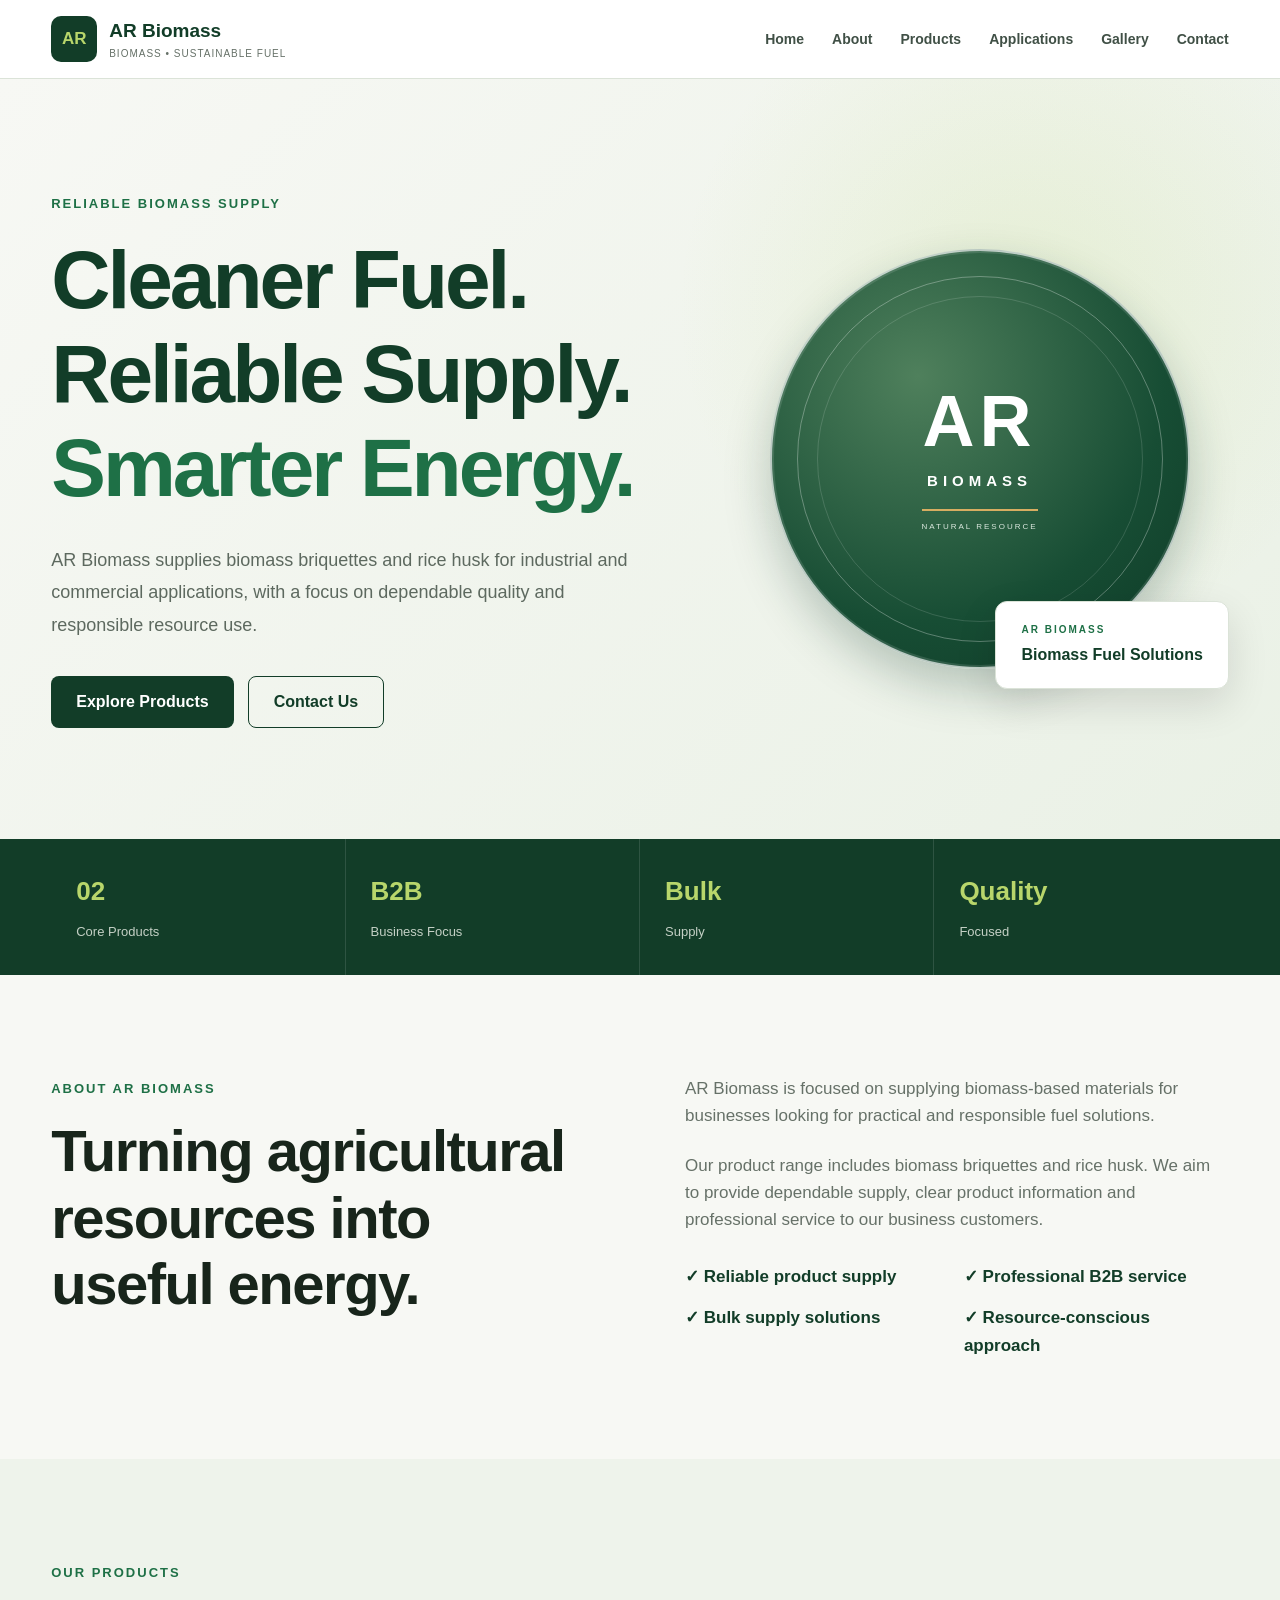
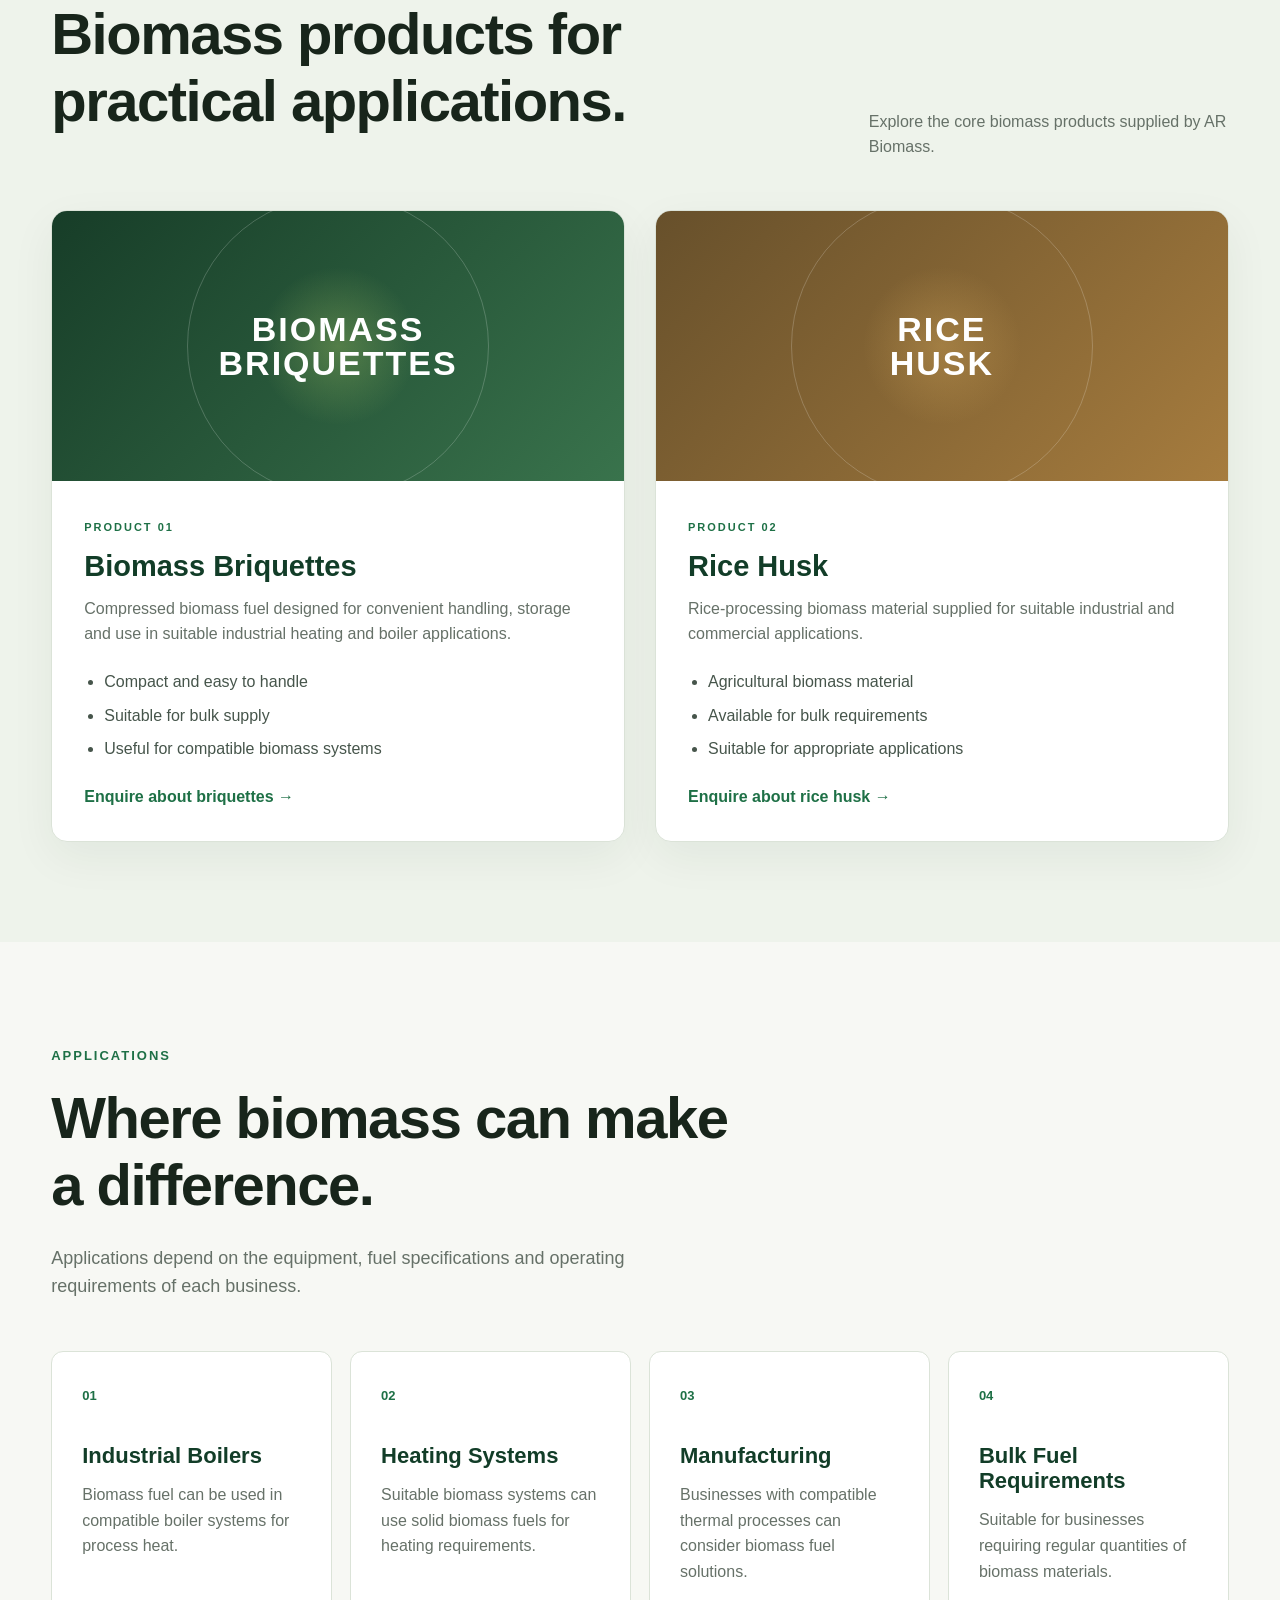
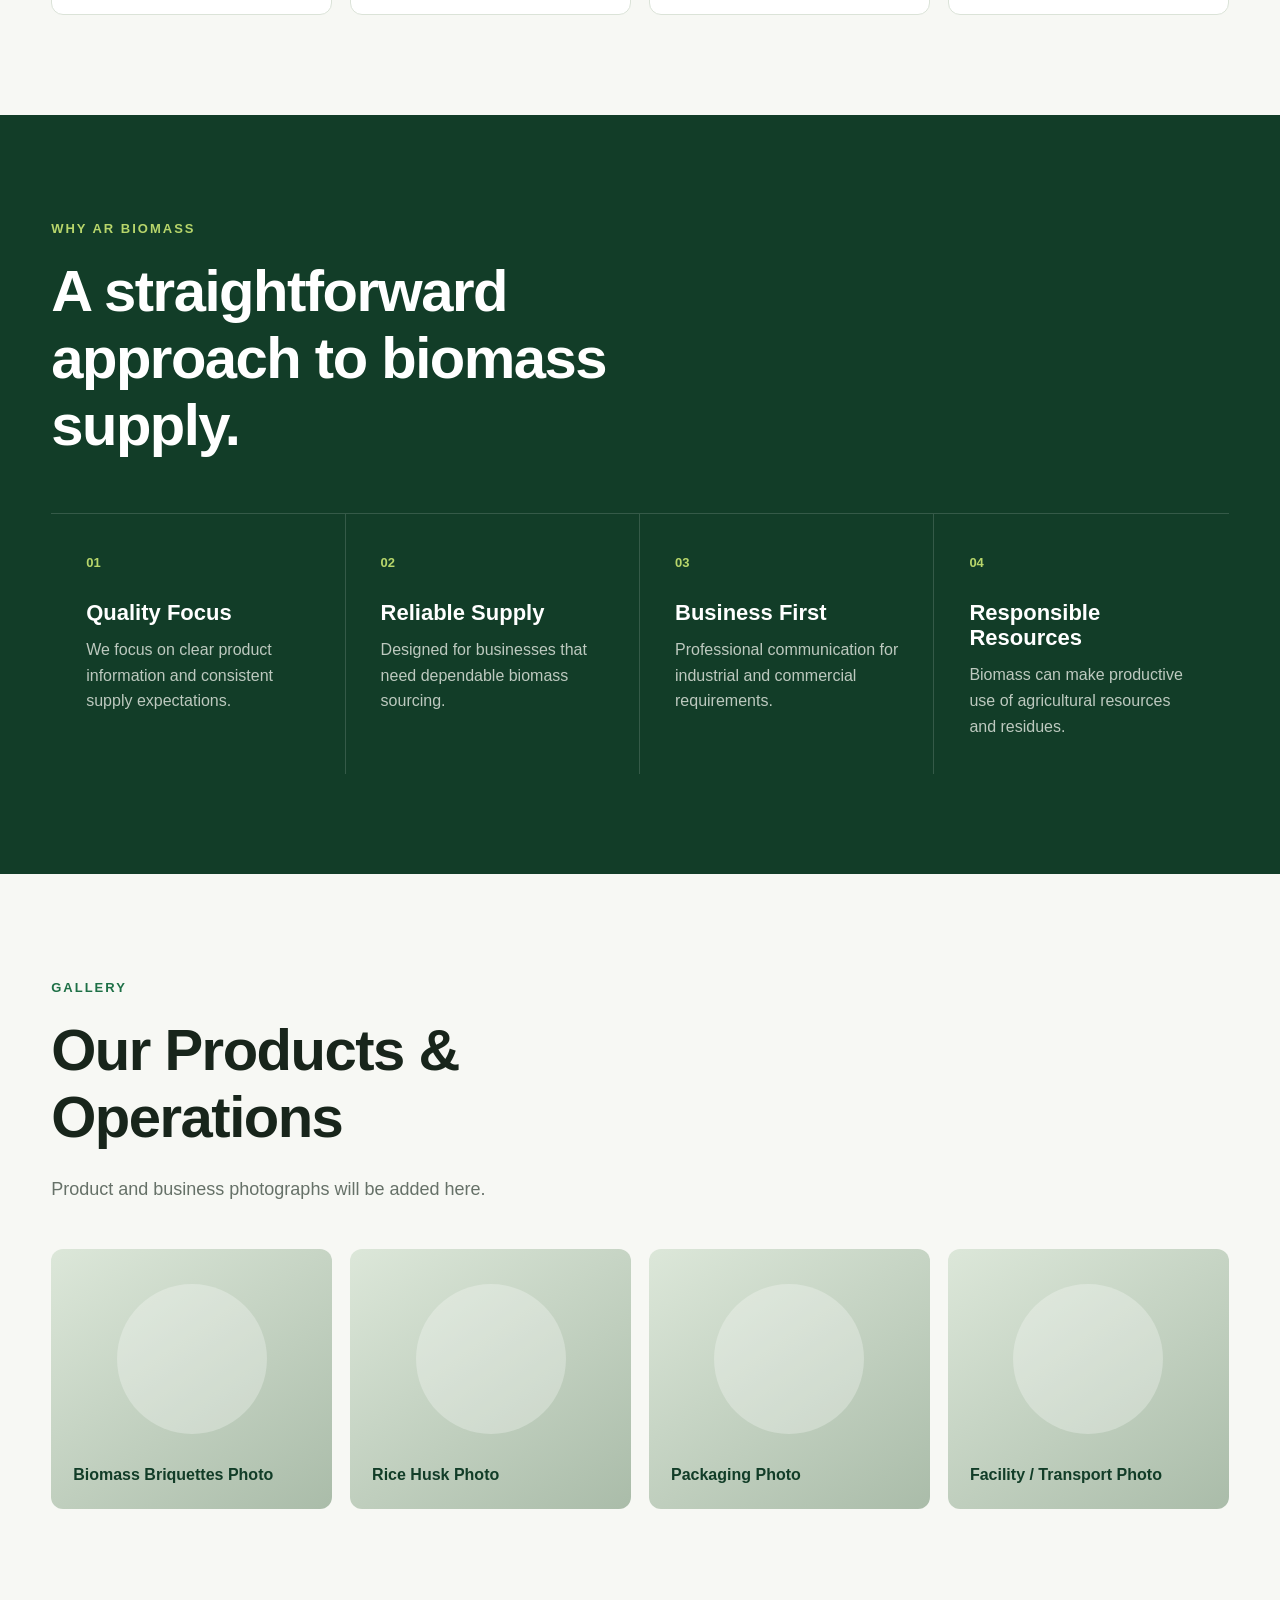
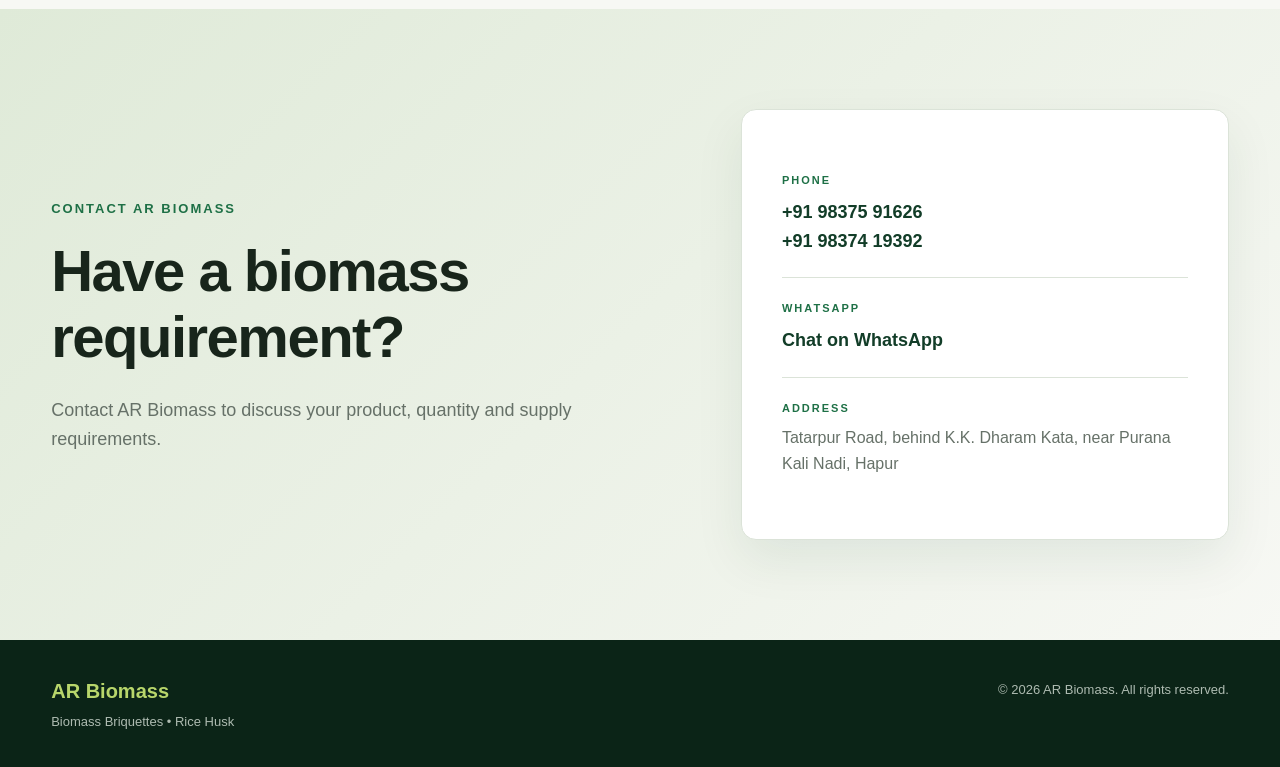
<file: index.html>
<!DOCTYPE html>
<html lang="en">
<head>
    <meta charset="UTF-8">
    <meta name="viewport" content="width=device-width, initial-scale=1.0">

    <title>AR Biomass | Biomass Briquettes & Rice Husk</title>

    <meta name="description"
          content="AR Biomass supplies biomass briquettes and rice husk for industrial and commercial applications.">

    <link rel="stylesheet" href="styles.css">

    <style>
        /* ONLY FOR THE CIRCULAR AR BIOMASS LOGO */

        .ar-biomass-logo {
            background:
                radial-gradient(circle at 35% 30%, #4f805c, #174d34 62%, #0e3926);
            border: 2px solid rgba(255,255,255,.7);
            box-shadow:
                0 20px 45px rgba(18,60,42,.25),
                inset 0 0 0 2px rgba(255,255,255,.12);
            display: flex;
            align-items: center;
            justify-content: center;
            position: relative;
        }

        .ar-biomass-logo::before {
            content: "";
            position: absolute;
            inset: 25px;
            border: 1px solid rgba(255,255,255,.3);
            border-radius: 50%;
        }

        .ar-biomass-logo::after {
            content: "";
            position: absolute;
            inset: 45px;
            border: 1px solid rgba(255,255,255,.14);
            border-radius: 50%;
        }

        .ar-logo-text {
            position: relative;
            z-index: 2;
            text-align: center;
            color: white;
            display: flex;
            flex-direction: column;
            align-items: center;
        }

        .ar-logo-text strong {
            font-size: 72px;
            line-height: 1;
            letter-spacing: 5px;
            font-weight: 900;
        }

        .ar-logo-text span {
            margin-top: 12px;
            font-size: 15px;
            font-weight: 800;
            letter-spacing: 5px;
            color: #ffffff;
        }

        .ar-logo-text small {
            margin-top: 16px;
            padding-top: 10px;
            border-top: 2px solid #d7ad61;
            font-size: 8px;
            letter-spacing: 2px;
            color: #dce9df;
        }
    </style>
</head>

<body>

<!-- ================= HEADER ================= -->

<header class="site-header">

    <div class="container nav">

        <a href="#home" class="logo">
            <div class="logo-box">AR</div>

            <div class="logo-text">
                <strong>AR Biomass</strong>
                <span>Biomass • Sustainable Fuel</span>
            </div>
        </a>

        <nav class="navigation">
            <a href="#home">Home</a>
            <a href="#about">About</a>
            <a href="#products">Products</a>
            <a href="#applications">Applications</a>
            <a href="#gallery">Gallery</a>
            <a href="#contact">Contact</a>
        </nav>

    </div>

</header>


<!-- ================= HERO ================= -->

<section id="home" class="hero">

    <div class="container hero-content">

        <div class="hero-text">

            <p class="eyebrow">
                RELIABLE BIOMASS SUPPLY
            </p>

            <h1>
                Cleaner Fuel.<br>
                Reliable Supply.<br>
                <span>Smarter Energy.</span>
            </h1>

            <p class="hero-description">
                AR Biomass supplies biomass briquettes and rice husk
                for industrial and commercial applications, with a
                focus on dependable quality and responsible resource use.
            </p>

            <div class="hero-buttons">

                <a href="#products" class="button primary-button">
                    Explore Products
                </a>

                <a href="#contact" class="button secondary-button">
                    Contact Us
                </a>

            </div>

        </div>


        <!-- AR BIOMASS CIRCULAR LOGO -->

        <div class="hero-visual">

            <div class="visual-circle ar-biomass-logo">

                <div class="ar-logo-text">
                    <strong>AR</strong>
                    <span>BIOMASS</span>
                    <small>NATURAL RESOURCE</small>
                </div>

            </div>

            <div class="visual-label">
                <small>AR BIOMASS</small>
                <strong>Biomass Fuel Solutions</strong>
            </div>

        </div>

    </div>

</section>


<!-- ================= QUICK STATS ================= -->

<section class="stats">

    <div class="container stats-grid">

        <div class="stat">
            <strong>02</strong>
            <span>Core Products</span>
        </div>

        <div class="stat">
            <strong>B2B</strong>
            <span>Business Focus</span>
        </div>

        <div class="stat">
            <strong>Bulk</strong>
            <span>Supply</span>
        </div>

        <div class="stat">
            <strong>Quality</strong>
            <span>Focused</span>
        </div>

    </div>

</section>


<!-- ================= ABOUT ================= -->

<section id="about" class="section">

    <div class="container two-column">

        <div>

            <p class="eyebrow">
                ABOUT AR BIOMASS
            </p>

            <h2>
                Turning agricultural resources
                into useful energy.
            </h2>

        </div>


        <div class="about-text">

            <p>
                AR Biomass is focused on supplying biomass-based
                materials for businesses looking for practical and
                responsible fuel solutions.
            </p>

            <p>
                Our product range includes biomass briquettes and rice husk.
                We aim to provide dependable supply, clear product
                information and professional service to our business
                customers.
            </p>

            <div class="check-list">

                <div>✓ Reliable product supply</div>
                <div>✓ Professional B2B service</div>
                <div>✓ Bulk supply solutions</div>
                <div>✓ Resource-conscious approach</div>

            </div>

        </div>

    </div>

</section>


<!-- ================= PRODUCTS ================= -->

<section id="products" class="section light-section">

    <div class="container">

        <div class="section-heading">

            <div>

                <p class="eyebrow">
                    OUR PRODUCTS
                </p>

                <h2>
                    Biomass products for
                    practical applications.
                </h2>

            </div>

            <p>
                Explore the core biomass products supplied by
                AR Biomass.
            </p>

        </div>


        <div class="product-grid">


            <!-- BIOMASS BRIQUETTES -->

            <article class="product-card">

                <div class="product-image pellets-image">

                    <div>
                        BIOMASS<br>
                        BRIQUETTES
                    </div>

                </div>


                <div class="product-content">

                    <span class="product-number">
                        PRODUCT 01
                    </span>

                    <h3>
                        Biomass Briquettes
                    </h3>

                    <p>
                        Compressed biomass fuel designed for
                        convenient handling, storage and use in
                        suitable industrial heating and boiler
                        applications.
                    </p>

                    <ul>

                        <li>
                            Compact and easy to handle
                        </li>

                        <li>
                            Suitable for bulk supply
                        </li>

                        <li>
                            Useful for compatible biomass systems
                        </li>

                    </ul>


                    <!-- WHATSAPP BRIQUETTES -->

                    <a
                        href="https://wa.me/919837591626?text=Hello%20AR%20Biomass%2C%20I%20want%20to%20inquire%20about%20Biomass%20Briquettes.%20Please%20share%20the%20details%20and%20rates."
                        class="product-link"
                        target="_blank"
                        rel="noopener"
                    >
                        Enquire about briquettes →
                    </a>

                </div>

            </article>



            <!-- RICE HUSK -->

            <article class="product-card">

                <div class="product-image husk-image">

                    <div>
                        RICE<br>
                        HUSK
                    </div>

                </div>


                <div class="product-content">

                    <span class="product-number">
                        PRODUCT 02
                    </span>

                    <h3>
                        Rice Husk
                    </h3>

                    <p>
                        Rice-processing biomass material supplied
                        for suitable industrial and commercial
                        applications.
                    </p>

                    <ul>

                        <li>
                            Agricultural biomass material
                        </li>

                        <li>
                            Available for bulk requirements
                        </li>

                        <li>
                            Suitable for appropriate applications
                        </li>

                    </ul>


                    <!-- WHATSAPP RICE HUSK -->

                    <a
                        href="https://wa.me/919837591626?text=Hello%20AR%20Biomass%2C%20I%20want%20to%20inquire%20about%20Rice%20Husk.%20Please%20share%20the%20details%20and%20rates."
                        class="product-link"
                        target="_blank"
                        rel="noopener"
                    >
                        Enquire about rice husk →
                    </a>

                </div>

            </article>

        </div>

    </div>

</section>


<!-- ================= APPLICATIONS ================= -->

<section id="applications" class="section">

    <div class="container">

        <p class="eyebrow">
            APPLICATIONS
        </p>

        <h2>
            Where biomass can make a difference.
        </h2>

        <p class="section-intro">
            Applications depend on the equipment, fuel
            specifications and operating requirements of each business.
        </p>


        <div class="application-grid">


            <div class="application-card">

                <span>01</span>

                <h3>
                    Industrial Boilers
                </h3>

                <p>
                    Biomass fuel can be used in compatible
                    boiler systems for process heat.
                </p>

            </div>


            <div class="application-card">

                <span>02</span>

                <h3>
                    Heating Systems
                </h3>

                <p>
                    Suitable biomass systems can use solid
                    biomass fuels for heating requirements.
                </p>

            </div>


            <div class="application-card">

                <span>03</span>

                <h3>
                    Manufacturing
                </h3>

                <p>
                    Businesses with compatible thermal
                    processes can consider biomass fuel solutions.
                </p>

            </div>


            <div class="application-card">

                <span>04</span>

                <h3>
                    Bulk Fuel Requirements
                </h3>

                <p>
                    Suitable for businesses requiring
                    regular quantities of biomass materials.
                </p>

            </div>

        </div>

    </div>

</section>


<!-- ================= WHY CHOOSE US ================= -->

<section class="section dark-section">

    <div class="container">

        <p class="eyebrow">
            WHY AR BIOMASS
        </p>

        <h2>
            A straightforward approach
            to biomass supply.
        </h2>


        <div class="why-grid">


            <div>

                <strong>01</strong>

                <h3>
                    Quality Focus
                </h3>

                <p>
                    We focus on clear product information
                    and consistent supply expectations.
                </p>

            </div>


            <div>

                <strong>02</strong>

                <h3>
                    Reliable Supply
                </h3>

                <p>
                    Designed for businesses that need
                    dependable biomass sourcing.
                </p>

            </div>


            <div>

                <strong>03</strong>

                <h3>
                    Business First
                </h3>

                <p>
                    Professional communication for
                    industrial and commercial requirements.
                </p>

            </div>


            <div>

                <strong>04</strong>

                <h3>
                    Responsible Resources
                </h3>

                <p>
                    Biomass can make productive use of
                    agricultural resources and residues.
                </p>

            </div>

        </div>

    </div>

</section>


<!-- ================= GALLERY ================= -->

<section id="gallery" class="section">

    <div class="container">

        <p class="eyebrow">
            GALLERY
        </p>

        <h2>
            Our Products & Operations
        </h2>

        <p class="section-intro">
            Product and business photographs will be added here.
        </p>


        <div class="gallery-grid">

            <div class="gallery-placeholder">
                Biomass Briquettes Photo
            </div>

            <div class="gallery-placeholder">
                Rice Husk Photo
            </div>

            <div class="gallery-placeholder">
                Packaging Photo
            </div>

            <div class="gallery-placeholder">
                Facility / Transport Photo
            </div>

        </div>

    </div>

</section>


<!-- ================= CONTACT ================= -->

<section id="contact" class="contact-section">

    <div class="container contact-grid">

        <div>

            <p class="eyebrow">
                CONTACT AR BIOMASS
            </p>

            <h2>
                Have a biomass requirement?
            </h2>

            <p>
                Contact AR Biomass to discuss your product,
                quantity and supply requirements.
            </p>

        </div>


        <div class="contact-card">


            <!-- PHONE -->

            <div class="contact-item">

                <span>
                    PHONE
                </span>

                <a href="tel:+919837591626">
                    +91 98375 91626
                </a>

                <br>

                <a href="tel:+919837419392">
                    +91 98374 19392
                </a>

            </div>


            <!-- WHATSAPP -->

            <div class="contact-item">

                <span>
                    WHATSAPP
                </span>

                <a
                    href="https://wa.me/919837591626"
                    target="_blank"
                    rel="noopener"
                >
                    Chat on WhatsApp
                </a>

            </div>


            <!-- ADDRESS -->

            <div class="contact-item">

                <span>
                    ADDRESS
                </span>

                <p>
                    Tatarpur Road, behind K.K. Dharam Kata,
                    near Purana Kali Nadi, Hapur
                </p>

            </div>

        </div>

    </div>

</section>


<!-- ================= FOOTER ================= -->

<footer>

    <div class="container footer-content">

        <div>

            <strong>
                AR Biomass
            </strong>

            <p>
                Biomass Briquettes • Rice Husk
            </p>

        </div>


        <div>

            <p>
                © 2026 AR Biomass.
                All rights reserved.
            </p>

        </div>

    </div>

</footer>


</body>
</html>
</file>
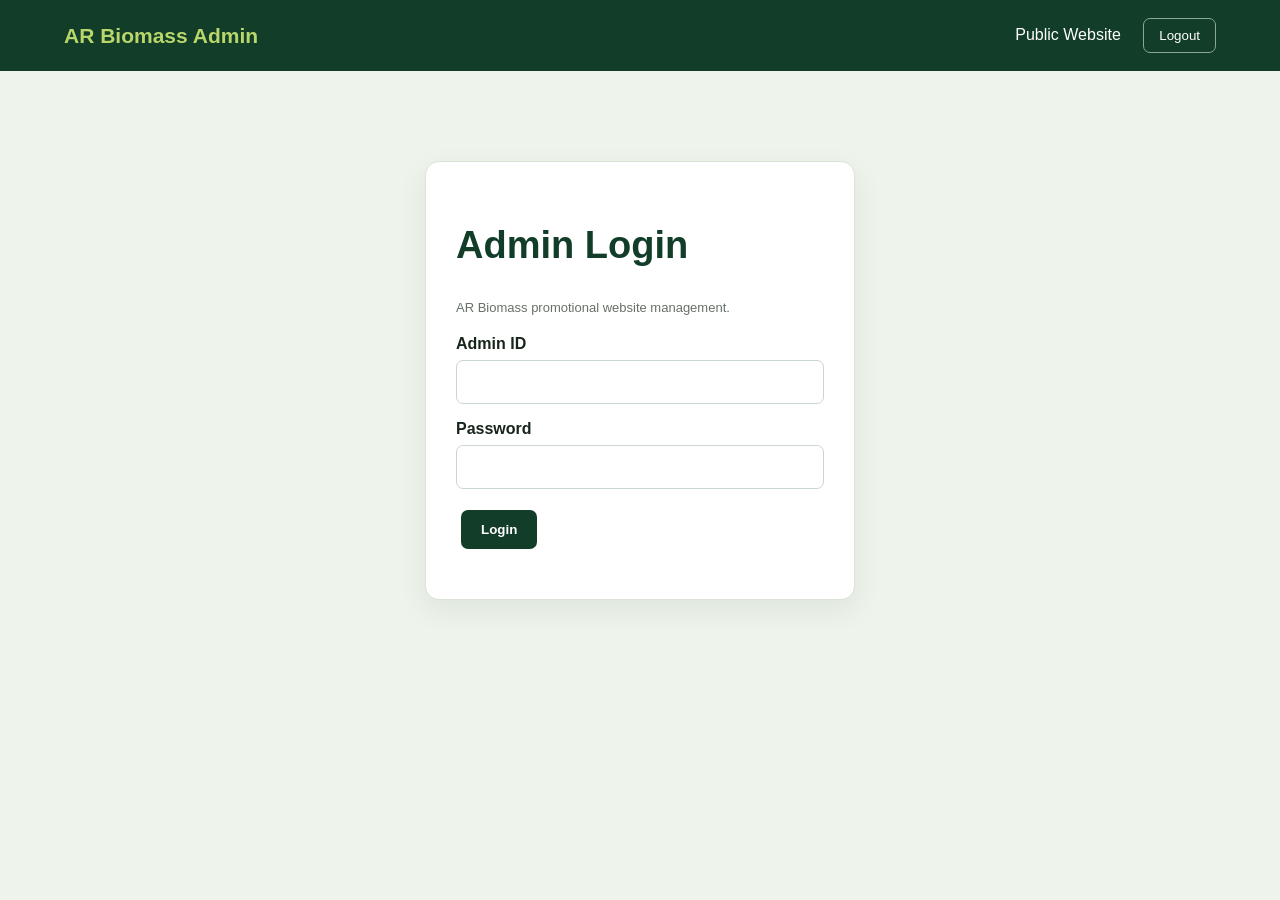
<file: admin.html>
<!DOCTYPE html>
<html lang="en">
<head>
    <meta charset="UTF-8">
    <meta name="viewport" content="width=device-width, initial-scale=1.0">

    <title>AR Biomass Admin</title>

    <style>
        * {
            box-sizing: border-box;
        }

        body {
            margin: 0;
            font-family: Arial, Helvetica, sans-serif;
            background: #eef3eb;
            color: #18251b;
        }

        .topbar {
            background: #123d28;
            color: white;
            padding: 18px 5%;
            display: flex;
            justify-content: space-between;
            align-items: center;
        }

        .topbar strong {
            color: #b8d66b;
            font-size: 21px;
        }

        .topbar a {
            color: white;
            text-decoration: none;
            margin-right: 18px;
        }

        .topbar button {
            background: transparent;
            border: 1px solid #8ca794;
            color: white;
            padding: 9px 15px;
            border-radius: 7px;
            cursor: pointer;
        }

        .container {
            width: min(1100px, 92%);
            margin: 35px auto;
        }

        .panel {
            background: white;
            padding: 30px;
            margin-bottom: 22px;
            border-radius: 14px;
            border: 1px solid #dbe3d8;
            box-shadow: 0 10px 30px rgba(18, 61, 40, 0.07);
        }

        h1,
        h2 {
            color: #123d28;
        }

        h1 {
            font-size: 38px;
        }

        h2 {
            margin-top: 0;
        }

        .login {
            max-width: 430px;
            margin: 90px auto;
        }

        .field {
            margin: 16px 0;
        }

        .field label {
            display: block;
            margin-bottom: 7px;
            font-weight: bold;
        }

        .field input,
        .field textarea {
            width: 100%;
            padding: 12px;
            border: 1px solid #cbd7cc;
            border-radius: 7px;
            font: inherit;
        }

        .field textarea {
            min-height: 100px;
            resize: vertical;
        }

        .grid {
            display: grid;
            grid-template-columns: 1fr 1fr;
            gap: 20px;
        }

        .button {
            border: none;
            border-radius: 7px;
            padding: 12px 20px;
            background: #123d28;
            color: white;
            font-weight: bold;
            cursor: pointer;
            margin: 5px;
        }

        .button.green {
            background: #4d9a62;
        }

        .button.red {
            background: #a33b32;
        }

        .status {
            margin-top: 15px;
            font-weight: bold;
        }

        .warning {
            padding: 15px;
            background: #fff6d8;
            border: 1px solid #ead99a;
            border-radius: 8px;
            color: #604f15;
            line-height: 1.6;
        }

        .hidden {
            display: none;
        }

        .small {
            color: #667168;
            font-size: 13px;
            line-height: 1.6;
        }

        .photo-list {
            margin-top: 20px;
        }

        .photo-item {
            display: flex;
            align-items: center;
            gap: 15px;
            padding: 15px 0;
            border-top: 1px solid #dbe3d8;
        }

        .photo-item img {
            width: 100px;
            height: 70px;
            object-fit: cover;
            border-radius: 7px;
            background: #e9eee4;
        }

        .photo-info {
            flex: 1;
        }

        @media (max-width: 700px) {

            .grid {
                grid-template-columns: 1fr;
            }

            .topbar {
                flex-direction: column;
                gap: 15px;
                align-items: flex-start;
            }

            .panel {
                padding: 20px;
            }

            .photo-item {
                align-items: flex-start;
            }
        }
    </style>
</head>

<body>

<header class="topbar">

    <strong>AR Biomass Admin</strong>

    <div>
        <a href="index.html">Public Website</a>
        <button id="logoutButton">Logout</button>
    </div>

</header>


<main class="container">


    <!-- LOGIN -->

    <section id="loginPanel" class="panel login">

        <h1>Admin Login</h1>

        <p class="small">
            AR Biomass promotional website management.
        </p>

        <div class="field">

            <label>Admin ID</label>

            <input
                id="adminId"
                type="text"
                autocomplete="username"
            >

        </div>


        <div class="field">

            <label>Password</label>

            <input
                id="adminPassword"
                type="password"
                autocomplete="current-password"
            >

        </div>


        <button
            class="button"
            id="loginButton"
        >
            Login
        </button>


        <div
            id="loginMessage"
            class="status"
        ></div>

    </section>



    <!-- DASHBOARD -->

    <section
        id="dashboard"
        class="hidden"
    >

        <h1>AR Biomass Dashboard</h1>


        <div class="warning">

            <strong>Important:</strong>

            This website uses GitHub Pages, which is a
            static hosting service. Therefore this dashboard
            stores management settings in your browser.

            It does not create a secure server-side database
            or permanent cloud photo storage.

        </div>


        <!-- HERO -->

        <div class="panel">

            <h2>Hero Section</h2>

            <div class="grid">

                <div class="field">

                    <label>Hero Eyebrow</label>

                    <input id="heroEyebrow">

                </div>


                <div class="field">

                    <label>Hero Title</label>

                    <input id="heroTitle">

                </div>

            </div>


            <div class="field">

                <label>Hero Description</label>

                <textarea id="heroDescription"></textarea>

            </div>

        </div>



        <!-- ABOUT -->

        <div class="panel">

            <h2>About Section</h2>


            <div class="field">

                <label>About Heading</label>

                <textarea id="aboutHeading"></textarea>

            </div>


            <div class="field">

                <label>About Paragraph 1</label>

                <textarea id="aboutParagraph1"></textarea>

            </div>


            <div class="field">

                <label>About Paragraph 2</label>

                <textarea id="aboutParagraph2"></textarea>

            </div>

        </div>



        <!-- PRODUCTS -->

        <div class="panel">

            <h2>Products</h2>


            <div class="grid">

                <div>

                    <div class="field">

                        <label>Product 1 Name</label>

                        <input id="product1Name">

                    </div>


                    <div class="field">

                        <label>Product 1 Description</label>

                        <textarea id="product1Description"></textarea>

                    </div>

                </div>


                <div>

                    <div class="field">

                        <label>Product 2 Name</label>

                        <input id="product2Name">

                    </div>


                    <div class="field">

                        <label>Product 2 Description</label>

                        <textarea id="product2Description"></textarea>

                    </div>

                </div>

            </div>

        </div>



        <!-- CONTACT -->

        <div class="panel">

            <h2>Contact Information</h2>


            <div class="grid">

                <div class="field">

                    <label>Phone Number 1</label>

                    <input id="phone1">

                </div>


                <div class="field">

                    <label>Phone Number 2</label>

                    <input id="phone2">

                </div>

            </div>


            <div class="field">

                <label>WhatsApp Number</label>

                <input id="whatsapp">

            </div>


            <div class="field">

                <label>Business Address</label>

                <textarea id="address"></textarea>

            </div>

        </div>



        <!-- GALLERY -->

        <div class="panel">

            <h2>Gallery Management</h2>

            <p class="small">

                Select an image from your computer and add it
                to this browser's local gallery.

            </p>


            <div class="field">

                <label>Photo</label>

                <input
                    id="photoFile"
                    type="file"
                    accept="image/*"
                >

            </div>


            <div class="field">

                <label>Photo Title</label>

                <input
                    id="photoTitle"
                    placeholder="Biomass Pellets"
                >

            </div>


            <button
                class="button green"
                id="addPhotoButton"
            >
                Add Photo
            </button>


            <div
                id="photoList"
                class="photo-list"
            ></div>

        </div>



        <!-- SAVE -->

        <div class="panel">

            <h2>Save Changes</h2>


            <button
                class="button"
                id="saveButton"
            >
                Save Website Changes
            </button>


            <button
                class="button green"
                id="backupButton"
            >
                Export Backup
            </button>


            <button
                class="button red"
                id="resetButton"
            >
                Reset Saved Content
            </button>


            <div
                id="saveMessage"
                class="status"
            ></div>

        </div>

    </section>

</main>


<script>

    /*
       =====================================================
       AR BIOMASS ADMIN SYSTEM
       =====================================================

       Demo login:

       Admin ID:
       ARADMIN

       Password:
       ARBIOMASS2026

       IMPORTANT:
       This is NOT server-side secure authentication.
       It is suitable only for this static GitHub Pages
       prototype.
    */


    const ADMIN_ID = "ARBIOMASSADMIN";

    const ADMIN_PASSWORD = "ARBiomass@2026";


    const defaultData = {

        heroEyebrow:
            "RELIABLE BIOMASS SUPPLY",

        heroTitle:
            "Cleaner Fuel. Reliable Supply. Smarter Energy.",

        heroDescription:
            "AR Biomass supplies biomass pellets and rice husk for industrial and commercial applications, with a focus on dependable quality and responsible resource use.",

        aboutHeading:
            "Turning agricultural resources into useful energy.",

        aboutParagraph1:
            "AR Biomass is focused on supplying biomass-based materials for businesses looking for practical and responsible fuel solutions.",

        aboutParagraph2:
            "Our product range includes biomass pellets and rice husk. We aim to provide dependable supply, clear product information and professional service to our business customers.",

        product1Name:
            "Biomass Pellets",

        product1Description:
            "Compressed biomass fuel designed for convenient handling, storage and use in suitable industrial heating and boiler applications.",

        product2Name:
            "Rice Husk",

        product2Description:
            "Rice-processing biomass material supplied for suitable industrial and commercial applications.",

        phone1:
            "9837591626",

        phone2:
            "9837419392",

        whatsapp:
            "919837591626",

        address:
            "Tatarpur Road, behind K.K. Dharam Kata, near Purana Kali Nadi, Hapur.",

        gallery:
            []

    };


    function getData() {

        const saved =
            localStorage.getItem("arBiomassData");

        if (!saved) {

            return {
                ...defaultData
            };

        }

        try {

            return JSON.parse(saved);

        } catch {

            return {
                ...defaultData
            };

        }

    }


    function setValue(id, value) {

        const element =
            document.getElementById(id);

        if (element) {

            element.value =
                value || "";

        }

    }


    function loadDashboard() {

        const data =
            getData();


        setValue(
            "heroEyebrow",
            data.heroEyebrow
        );

        setValue(
            "heroTitle",
            data.heroTitle
        );

        setValue(
            "heroDescription",
            data.heroDescription
        );

        setValue(
            "aboutHeading",
            data.aboutHeading
        );

        setValue(
            "aboutParagraph1",
            data.aboutParagraph1
        );

        setValue(
            "aboutParagraph2",
            data.aboutParagraph2
        );

        setValue(
            "product1Name",
            data.product1Name
        );

        setValue(
            "product1Description",
            data.product1Description
        );

        setValue(
            "product2Name",
            data.product2Name
        );

        setValue(
            "product2Description",
            data.product2Description
        );

        setValue(
            "phone1",
            data.phone1
        );

        setValue(
            "phone2",
            data.phone2
        );

        setValue(
            "whatsapp",
            data.whatsapp
        );

        setValue(
            "address",
            data.address
        );


        renderGallery();

    }


    function collectData() {

        const oldData =
            getData();


        return {

            heroEyebrow:
                document.getElementById("heroEyebrow").value,

            heroTitle:
                document.getElementById("heroTitle").value,

            heroDescription:
                document.getElementById("heroDescription").value,

            aboutHeading:
                document.getElementById("aboutHeading").value,

            aboutParagraph1:
                document.getElementById("aboutParagraph1").value,

            aboutParagraph2:
                document.getElementById("aboutParagraph2").value,

            product1Name:
                document.getElementById("product1Name").value,

            product1Description:
                document.getElementById("product1Description").value,

            product2Name:
                document.getElementById("product2Name").value,

            product2Description:
                document.getElementById("product2Description").value,

            phone1:
                document.getElementById("phone1").value,

            phone2:
                document.getElementById("phone2").value,

            whatsapp:
                document.getElementById("whatsapp").value,

            address:
                document.getElementById("address").value,

            gallery:
                oldData.gallery || []

        };

    }


    document
        .getElementById("loginButton")
        .addEventListener(
            "click",
            function () {

                const id =
                    document.getElementById("adminId").value;

                const password =
                    document.getElementById("adminPassword").value;


                if (
                    id === ADMIN_ID &&
                    password === ADMIN_PASSWORD
                ) {

                    sessionStorage.setItem(
                        "arAdminLoggedIn",
                        "true"
                    );


                    document
                        .getElementById("loginPanel")
                        .classList.add("hidden");


                    document
                        .getElementById("dashboard")
                        .classList.remove("hidden");


                    loadDashboard();

                } else {

                    document
                        .getElementById("loginMessage")
                        .textContent =
                        "Incorrect Admin ID or password.";

                }

            }
        );


    document
        .getElementById("logoutButton")
        .addEventListener(
            "click",
            function () {

                sessionStorage.removeItem(
                    "arAdminLoggedIn"
                );

                location.reload();

            }
        );


    document
        .getElementById("saveButton")
        .addEventListener(
            "click",
            function () {

                const data =
                    collectData();


                localStorage.setItem(
                    "arBiomassData",
                    JSON.stringify(data)
                );


                document
                    .getElementById("saveMessage")
                    .textContent =
                    "Changes saved in this browser.";

            }
        );


    document
        .getElementById("addPhotoButton")
        .addEventListener(
            "click",
            function () {

                const file =
                    document.getElementById("photoFile").files[0];

                const title =
                    document.getElementById("photoTitle").value;


                if (!file) {

                    alert(
                        "Please select a photo first."
                    );

                    return;

                }


                const reader =
                    new FileReader();


                reader.onload = function (event) {

                    const data =
                        getData();


                    data.gallery.push({

                        title:
                            title || "AR Biomass",

                        image:
                            event.target.result

                    });


                    localStorage.setItem(
                        "arBiomassData",
                        JSON.stringify(data)
                    );


                    document
                        .getElementById("photoFile")
                        .value = "";

                    document
                        .getElementById("photoTitle")
                        .value = "";


                    renderGallery();

                };


                reader.readAsDataURL(file);

            }
        );


    function renderGallery() {

        const data =
            getData();


        const list =
            document.getElementById("photoList");


        list.innerHTML = "";


        data.gallery.forEach(
            function (photo, index) {

                const item =
                    document.createElement("div");

                item.className =
                    "photo-item";


                item.innerHTML = `

                    <img
                        src="${photo.image}"
                        alt="${photo.title}"
                    >

                    <div class="photo-info">

                        <strong>
                            ${photo.title}
                        </strong>

                    </div>

                    <button
                        class="button red"
                        onclick="deletePhoto(${index})"
                    >
                        Delete
                    </button>

                `;


                list.appendChild(item);

            }
        );

    }


    window.deletePhoto =
        function (index) {

            const data =
                getData();


            data.gallery.splice(
                index,
                1
            );


            localStorage.setItem(
                "arBiomassData",
                JSON.stringify(data)
            );


            renderGallery();

        };


    document
        .getElementById("backupButton")
        .addEventListener(
            "click",
            function () {

                const data =
                    localStorage.getItem(
                        "arBiomassData"
                    );


                const blob =
                    new Blob(
                        [data || "{}"],
                        {
                            type: "application/json"
                        }
                    );


                const url =
                    URL.createObjectURL(blob);


                const link =
                    document.createElement("a");


                link.href =
                    url;

                link.download =
                    "AR-Biomass-backup.json";


                link.click();


                URL.revokeObjectURL(url);

            }
        );


    document
        .getElementById("resetButton")
        .addEventListener(
            "click",
            function () {

                const confirmed =
                    confirm(
                        "Reset all saved admin content?"
                    );


                if (!confirmed) {
                    return;
                }


                localStorage.removeItem(
                    "arBiomassData"
                );


                loadDashboard();


                document
                    .getElementById("saveMessage")
                    .textContent =
                    "Saved content has been reset.";

            }
        );


    if (
        sessionStorage.getItem(
            "arAdminLoggedIn"
        ) === "true"
    ) {

        document
            .getElementById("loginPanel")
            .classList.add("hidden");


        document
            .getElementById("dashboard")
            .classList.remove("hidden");


        loadDashboard();

    }

</script>

</body>
</html>
</file>
<file: styles.css>
/* =========================================================
   AR BIOMASS — PROFESSIONAL WEBSITE DESIGN
   ========================================================= */

/* ---------- RESET ---------- */

* {
    margin: 0;
    padding: 0;
    box-sizing: border-box;
}

html {
    scroll-behavior: smooth;
}

body {
    font-family: Arial, Helvetica, sans-serif;
    background: #f7f8f4;
    color: #18251b;
    line-height: 1.6;
}

a {
    text-decoration: none;
    color: inherit;
}

img {
    max-width: 100%;
    display: block;
}


/* ---------- COLORS ---------- */

:root {
    --green-dark: #123d28;
    --green: #1e7046;
    --green-light: #4d9a62;
    --lime: #b8d66b;
    --cream: #f7f8f4;
    --cream-dark: #e9eee4;
    --white: #ffffff;
    --text: #18251b;
    --text-light: #667168;
    --border: #dbe3d8;
}


/* ---------- GENERAL ---------- */

.container {
    width: min(1180px, 92%);
    margin: 0 auto;
}

.section {
    padding: 100px 0;
}

.light-section {
    background: #eef3eb;
}

.eyebrow {
    display: inline-block;
    margin-bottom: 18px;
    color: var(--green);
    font-size: 13px;
    font-weight: 800;
    letter-spacing: 2px;
}

h1,
h2,
h3 {
    line-height: 1.15;
}

h2 {
    max-width: 700px;
    margin-bottom: 25px;
    font-size: clamp(36px, 5vw, 58px);
    letter-spacing: -1.5px;
}

.section-intro {
    max-width: 650px;
    margin: 0 0 45px;
    color: var(--text-light);
    font-size: 18px;
}


/* =========================================================
   HEADER
   ========================================================= */

.site-header {
    position: sticky;
    top: 0;
    z-index: 1000;
    background: rgba(255, 255, 255, 0.95);
    border-bottom: 1px solid var(--border);
    backdrop-filter: blur(12px);
}

.nav {
    min-height: 78px;
    display: flex;
    align-items: center;
    justify-content: space-between;
    gap: 30px;
}

.logo {
    display: flex;
    align-items: center;
    gap: 12px;
}

.logo-box {
    width: 46px;
    height: 46px;
    display: grid;
    place-items: center;
    background: var(--green-dark);
    color: var(--lime);
    font-size: 17px;
    font-weight: 900;
    border-radius: 10px;
}

.logo-text {
    display: flex;
    flex-direction: column;
}

.logo-text strong {
    color: var(--green-dark);
    font-size: 19px;
}

.logo-text span {
    color: var(--text-light);
    font-size: 10px;
    letter-spacing: 1px;
    text-transform: uppercase;
}

.navigation {
    display: flex;
    align-items: center;
    gap: 28px;
}

.navigation a {
    position: relative;
    color: #405046;
    font-size: 14px;
    font-weight: 700;
}

.navigation a::after {
    content: "";
    position: absolute;
    left: 0;
    bottom: -8px;
    width: 0;
    height: 2px;
    background: var(--green);
    transition: width 0.25s ease;
}

.navigation a:hover {
    color: var(--green);
}

.navigation a:hover::after {
    width: 100%;
}


/* =========================================================
   HERO
   ========================================================= */

.hero {
    min-height: 760px;
    display: flex;
    align-items: center;
    overflow: hidden;
    background:
        radial-gradient(circle at 80% 30%, rgba(184, 214, 107, 0.18), transparent 30%),
        linear-gradient(135deg, #f7f8f4 0%, #eaf1e6 100%);
}

.hero-content {
    display: grid;
    grid-template-columns: 1.1fr 0.9fr;
    align-items: center;
    gap: 70px;
}

.hero-text {
    max-width: 680px;
}

.hero h1 {
    margin-bottom: 28px;
    color: var(--green-dark);
    font-size: clamp(48px, 7vw, 82px);
    letter-spacing: -3px;
}

.hero h1 span {
    color: var(--green);
}

.hero-description {
    max-width: 620px;
    margin-bottom: 35px;
    color: #5d695f;
    font-size: 18px;
    line-height: 1.8;
}

.hero-buttons {
    display: flex;
    flex-wrap: wrap;
    gap: 14px;
}

.button {
    display: inline-flex;
    align-items: center;
    justify-content: center;
    min-height: 52px;
    padding: 0 25px;
    border-radius: 8px;
    font-weight: 800;
    transition: 0.25s ease;
}

.primary-button {
    background: var(--green-dark);
    color: white;
}

.primary-button:hover {
    background: var(--green);
    transform: translateY(-2px);
}

.secondary-button {
    border: 1px solid var(--green-dark);
    color: var(--green-dark);
}

.secondary-button:hover {
    background: var(--green-dark);
    color: white;
}


/* ---------- HERO VISUAL ---------- */

.hero-visual {
    position: relative;
    min-height: 500px;
    display: grid;
    place-items: center;
}

.visual-circle {
    position: relative;
    width: min(420px, 80vw);
    height: min(420px, 80vw);
    border-radius: 50%;
    background:
        radial-gradient(circle, #f5f8e9 0 25%, transparent 26%),
        linear-gradient(135deg, #285e3e, #0c2e1d);
    box-shadow:
        0 30px 80px rgba(18, 61, 40, 0.25),
        inset 0 0 0 20px rgba(184, 214, 107, 0.08);
}

.visual-circle::before {
    content: "";
    position: absolute;
    inset: 35px;
    border: 1px solid rgba(184, 214, 107, 0.35);
    border-radius: 50%;
}

.pellet {
    position: absolute;
    width: 70px;
    height: 24px;
    border-radius: 50%;
    background: linear-gradient(90deg, #b47738, #e0a35d);
    box-shadow: 0 8px 15px rgba(0, 0, 0, 0.2);
    transform: rotate(25deg);
}

.pellet-1 {
    top: 24%;
    left: 24%;
}

.pellet-2 {
    top: 40%;
    left: 48%;
    transform: rotate(-25deg);
}

.pellet-3 {
    top: 60%;
    left: 22%;
    transform: rotate(-15deg);
}

.pellet-4 {
    top: 70%;
    left: 55%;
    transform: rotate(20deg);
}

.pellet-5 {
    top: 27%;
    left: 62%;
    transform: rotate(10deg);
}

.pellet-6 {
    top: 50%;
    left: 67%;
    transform: rotate(-35deg);
}

.visual-label {
    position: absolute;
    bottom: 20px;
    right: 0;
    padding: 20px 25px;
    background: white;
    border: 1px solid var(--border);
    border-radius: 12px;
    box-shadow: 0 15px 40px rgba(0, 0, 0, 0.12);
}

.visual-label small {
    display: block;
    margin-bottom: 4px;
    color: var(--green);
    font-size: 10px;
    font-weight: 900;
    letter-spacing: 2px;
}

.visual-label strong {
    color: var(--green-dark);
}


/* =========================================================
   STATS
   ========================================================= */

.stats {
    background: var(--green-dark);
    color: white;
}

.stats-grid {
    display: grid;
    grid-template-columns: repeat(4, 1fr);
}

.stat {
    padding: 32px 25px;
    border-right: 1px solid rgba(255, 255, 255, 0.12);
}

.stat:last-child {
    border-right: none;
}

.stat strong {
    display: block;
    margin-bottom: 5px;
    color: var(--lime);
    font-size: 26px;
}

.stat span {
    color: #c4d0c5;
    font-size: 13px;
}


/* =========================================================
   ABOUT
   ========================================================= */

.two-column {
    display: grid;
    grid-template-columns: 1fr 1fr;
    gap: 90px;
    align-items: start;
}

.about-text {
    color: var(--text-light);
    font-size: 17px;
}

.about-text p {
    margin-bottom: 22px;
}

.check-list {
    display: grid;
    grid-template-columns: 1fr 1fr;
    gap: 14px;
    margin-top: 30px;
    color: var(--green-dark);
    font-weight: 700;
}


/* =========================================================
   PRODUCTS
   ========================================================= */

.section-heading {
    display: flex;
    justify-content: space-between;
    align-items: end;
    gap: 50px;
    margin-bottom: 50px;
}

.section-heading > p {
    max-width: 360px;
    color: var(--text-light);
}

.product-grid {
    display: grid;
    grid-template-columns: repeat(2, 1fr);
    gap: 30px;
}

.product-card {
    overflow: hidden;
    background: white;
    border: 1px solid var(--border);
    border-radius: 16px;
    box-shadow: 0 15px 45px rgba(22, 54, 30, 0.06);
    transition: transform 0.3s ease, box-shadow 0.3s ease;
}

.product-card:hover {
    transform: translateY(-8px);
    box-shadow: 0 25px 55px rgba(22, 54, 30, 0.12);
}

.product-image {
    min-height: 270px;
    display: grid;
    place-items: center;
    position: relative;
    overflow: hidden;
}

.product-image::before {
    content: "";
    position: absolute;
    width: 300px;
    height: 300px;
    border: 1px solid rgba(255, 255, 255, 0.2);
    border-radius: 50%;
}

.product-image > div {
    position: relative;
    z-index: 2;
    color: white;
    font-size: 34px;
    font-weight: 900;
    line-height: 1;
    text-align: center;
    letter-spacing: 2px;
}

.pellets-image {
    background:
        radial-gradient(circle at 50% 50%, rgba(184, 214, 107, 0.3), transparent 25%),
        linear-gradient(135deg, #173d28, #39734c);
}

.husk-image {
    background:
        radial-gradient(circle at 50% 50%, rgba(226, 182, 101, 0.3), transparent 25%),
        linear-gradient(135deg, #67502b, #a67c3e);
}

.product-content {
    padding: 32px;
}

.product-number {
    color: var(--green);
    font-size: 11px;
    font-weight: 900;
    letter-spacing: 2px;
}

.product-content h3 {
    margin: 12px 0;
    color: var(--green-dark);
    font-size: 29px;
}

.product-content p {
    color: var(--text-light);
}

.product-content ul {
    margin: 22px 0;
    padding-left: 20px;
    color: #46554b;
}

.product-content li {
    margin: 8px 0;
}

.product-link {
    display: inline-block;
    color: var(--green);
    font-weight: 800;
}

.product-link:hover {
    color: var(--green-dark);
}


/* =========================================================
   APPLICATIONS
   ========================================================= */

.application-grid {
    display: grid;
    grid-template-columns: repeat(4, 1fr);
    gap: 18px;
    margin-top: 50px;
}

.application-card {
    min-height: 260px;
    padding: 30px;
    background: white;
    border: 1px solid var(--border);
    border-radius: 12px;
    transition: 0.25s ease;
}

.application-card:hover {
    border-color: var(--green-light);
    transform: translateY(-5px);
}

.application-card span {
    color: var(--green);
    font-size: 13px;
    font-weight: 900;
}

.application-card h3 {
    margin: 35px 0 14px;
    color: var(--green-dark);
    font-size: 22px;
}

.application-card p {
    color: var(--text-light);
}


/* =========================================================
   WHY CHOOSE US
   ========================================================= */

.dark-section {
    background: var(--green-dark);
    color: white;
}

.dark-section .eyebrow {
    color: var(--lime);
}

.dark-section h2 {
    color: white;
}

.why-grid {
    display: grid;
    grid-template-columns: repeat(4, 1fr);
    gap: 0;
    margin-top: 55px;
}

.why-grid > div {
    padding: 35px;
    border-top: 1px solid rgba(255, 255, 255, 0.15);
    border-right: 1px solid rgba(255, 255, 255, 0.15);
}

.why-grid > div:last-child {
    border-right: none;
}

.why-grid strong {
    color: var(--lime);
    font-size: 13px;
}

.why-grid h3 {
    margin: 25px 0 12px;
    font-size: 22px;
}

.why-grid p {
    color: #bdc9bf;
}


/* =========================================================
   GALLERY
   ========================================================= */

.gallery-grid {
    display: grid;
    grid-template-columns: repeat(4, 1fr);
    gap: 18px;
    margin-top: 45px;
}

.gallery-placeholder {
    min-height: 260px;
    display: flex;
    align-items: end;
    padding: 22px;
    position: relative;
    overflow: hidden;
    background:
        linear-gradient(145deg, #dce7d9, #aabca9);
    border-radius: 12px;
    color: var(--green-dark);
    font-weight: 800;
}

.gallery-placeholder::before {
    content: "";
    position: absolute;
    width: 150px;
    height: 150px;
    top: 35px;
    left: 50%;
    transform: translateX(-50%);
    border-radius: 50%;
    background: rgba(255, 255, 255, 0.28);
}

.gallery-placeholder {
    transition: transform 0.25s ease;
}

.gallery-placeholder:hover {
    transform: scale(1.02);
}


/* =========================================================
   CONTACT
   ========================================================= */

.contact-section {
    padding: 100px 0;
    background:
        linear-gradient(135deg, #dfead8, #f7f8f4);
}

.contact-grid {
    display: grid;
    grid-template-columns: 1fr 0.8fr;
    gap: 80px;
    align-items: center;
}

.contact-grid > div:first-child p:not(.eyebrow) {
    max-width: 550px;
    color: var(--text-light);
    font-size: 18px;
}

.contact-card {
    padding: 40px;
    background: white;
    border: 1px solid var(--border);
    border-radius: 15px;
    box-shadow: 0 20px 50px rgba(18, 61, 40, 0.08);
}

.contact-item {
    padding: 22px 0;
    border-bottom: 1px solid var(--border);
}

.contact-item:last-child {
    border-bottom: none;
}

.contact-item > span {
    display: block;
    margin-bottom: 8px;
    color: var(--green);
    font-size: 11px;
    font-weight: 900;
    letter-spacing: 2px;
}

.contact-item a {
    color: var(--green-dark);
    font-size: 18px;
    font-weight: 800;
}

.contact-item a:hover {
    color: var(--green);
}

.contact-item p {
    color: var(--text-light);
}


/* =========================================================
   FOOTER
   ========================================================= */

footer {
    background: #0b2417;
    color: white;
    padding: 35px 0;
}

.footer-content {
    display: flex;
    justify-content: space-between;
    gap: 30px;
}

.footer-content strong {
    color: var(--lime);
    font-size: 20px;
}

.footer-content p {
    margin-top: 5px;
    color: #aebbb1;
    font-size: 13px;
}


/* =========================================================
   MOBILE / TABLET
   ========================================================= */

@media (max-width: 1000px) {

    .navigation {
        gap: 15px;
    }

    .hero-content {
        grid-template-columns: 1fr;
        text-align: center;
    }

    .hero-text {
        margin: 0 auto;
    }

    .hero-buttons {
        justify-content: center;
    }

    .hero-visual {
        min-height: 420px;
    }

    .two-column {
        gap: 45px;
    }

    .application-grid {
        grid-template-columns: repeat(2, 1fr);
    }

    .why-grid {
        grid-template-columns: repeat(2, 1fr);
    }

    .gallery-grid {
        grid-template-columns: repeat(2, 1fr);
    }
}


/* =========================================================
   MOBILE
   ========================================================= */

@media (max-width: 700px) {

    .section {
        padding: 70px 0;
    }

    .nav {
        min-height: 70px;
    }

    .navigation {
        display: none;
    }

    .logo-text span {
        display: none;
    }

    .hero {
        min-height: auto;
        padding: 90px 0;
    }

    .hero h1 {
        font-size: 48px;
        letter-spacing: -2px;
    }

    .hero-description {
        font-size: 16px;
    }

    .hero-visual {
        min-height: 350px;
    }

    .visual-circle {
        width: 310px;
        height: 310px;
    }

    .visual-label {
        right: 10px;
        bottom: 0;
    }

    .stats-grid {
        grid-template-columns: 1fr 1fr;
    }

    .stat {
        border-bottom: 1px solid rgba(255, 255, 255, 0.12);
    }

    .two-column {
        grid-template-columns: 1fr;
        gap: 30px;
    }

    h2 {
        font-size: 40px;
    }

    .check-list {
        grid-template-columns: 1fr;
    }

    .section-heading {
        display: block;
    }

    .section-heading > p {
        margin-top: 20px;
    }

    .product-grid {
        grid-template-columns: 1fr;
    }

    .application-grid {
        grid-template-columns: 1fr;
    }

    .why-grid {
        grid-template-columns: 1fr;
    }

    .why-grid > div {
        border-right: none;
    }

    .gallery-grid {
        grid-template-columns: 1fr 1fr;
    }

    .gallery-placeholder {
        min-height: 190px;
    }

    .contact-grid {
        grid-template-columns: 1fr;
        gap: 35px;
    }

    .contact-card {
        padding: 25px;
    }

    .footer-content {
        flex-direction: column;
    }
}


@media (max-width: 450px) {

    .hero h1 {
        font-size: 40px;
    }

    .hero-buttons {
        flex-direction: column;
    }

    .button {
        width: 100%;
    }

    .gallery-grid {
        grid-template-columns: 1fr;
    }

    .stats-grid {
        grid-template-columns: 1fr;
    }
}
</file>
